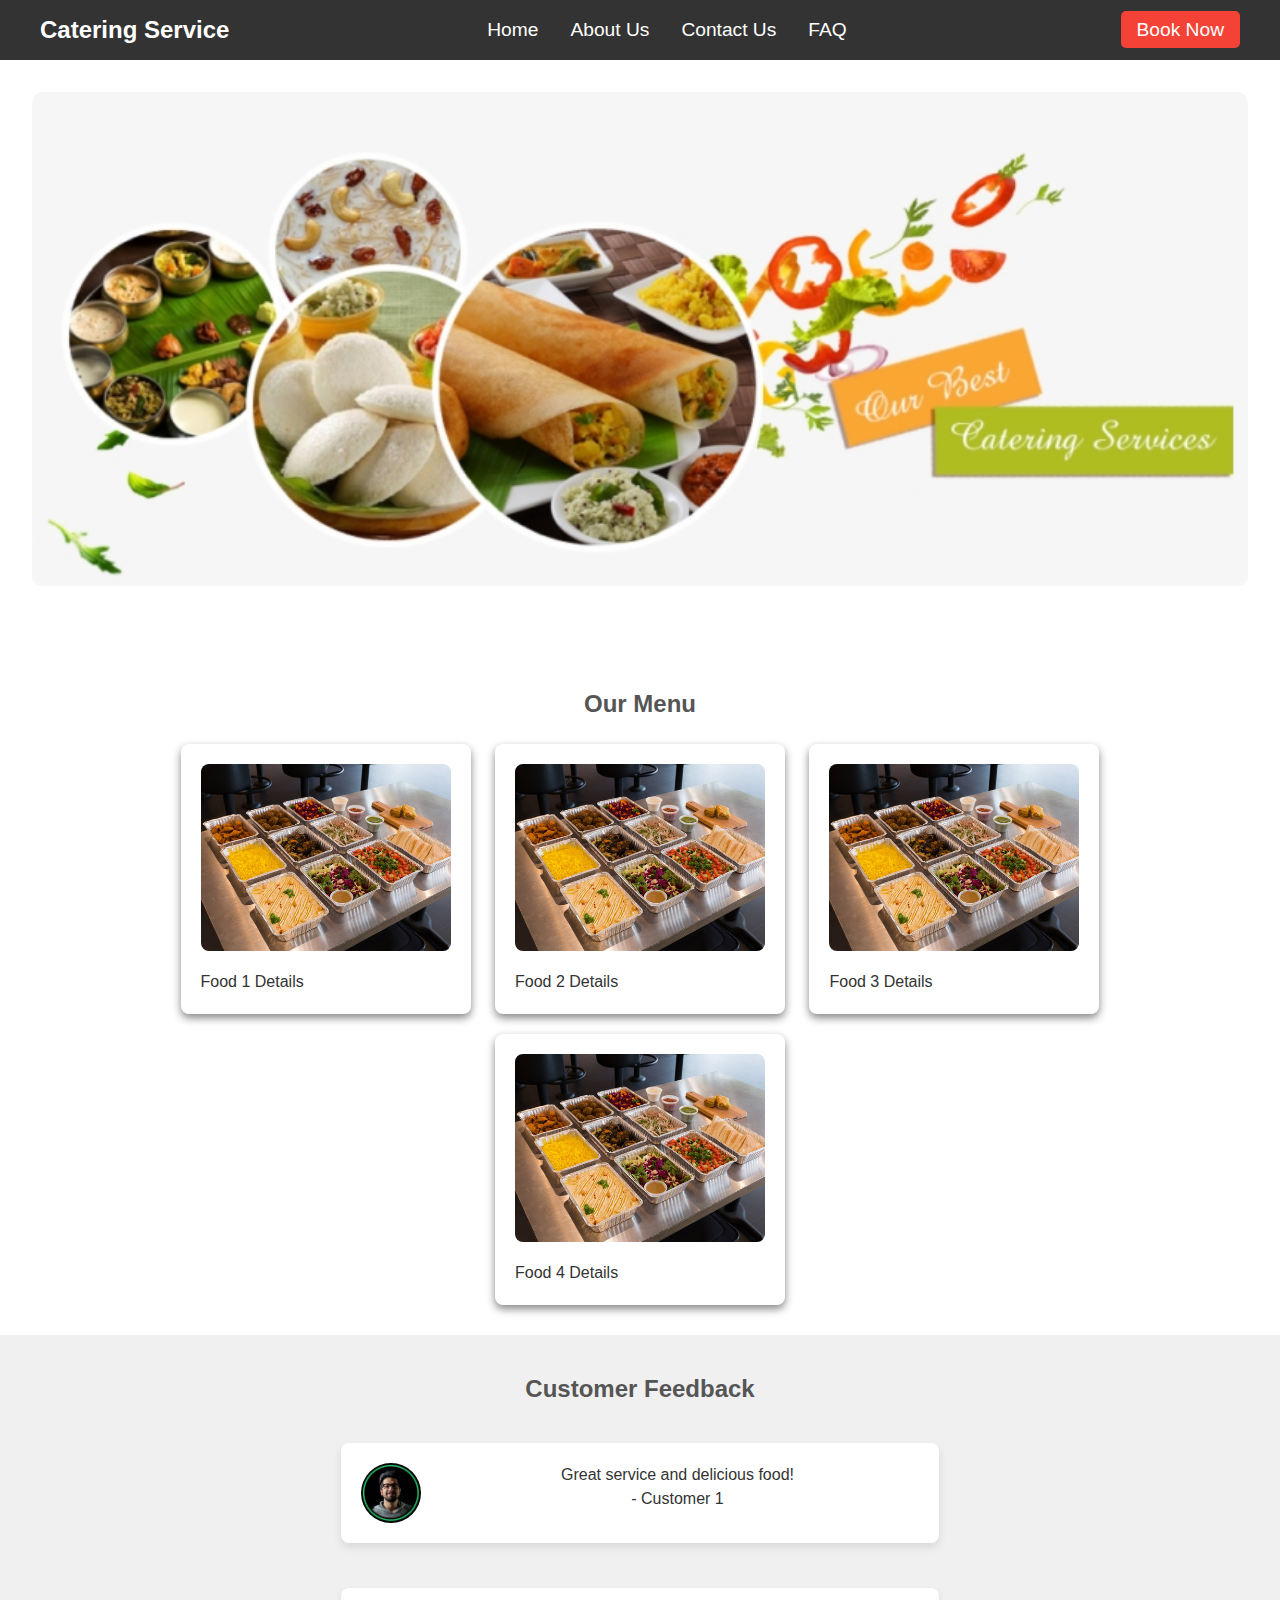
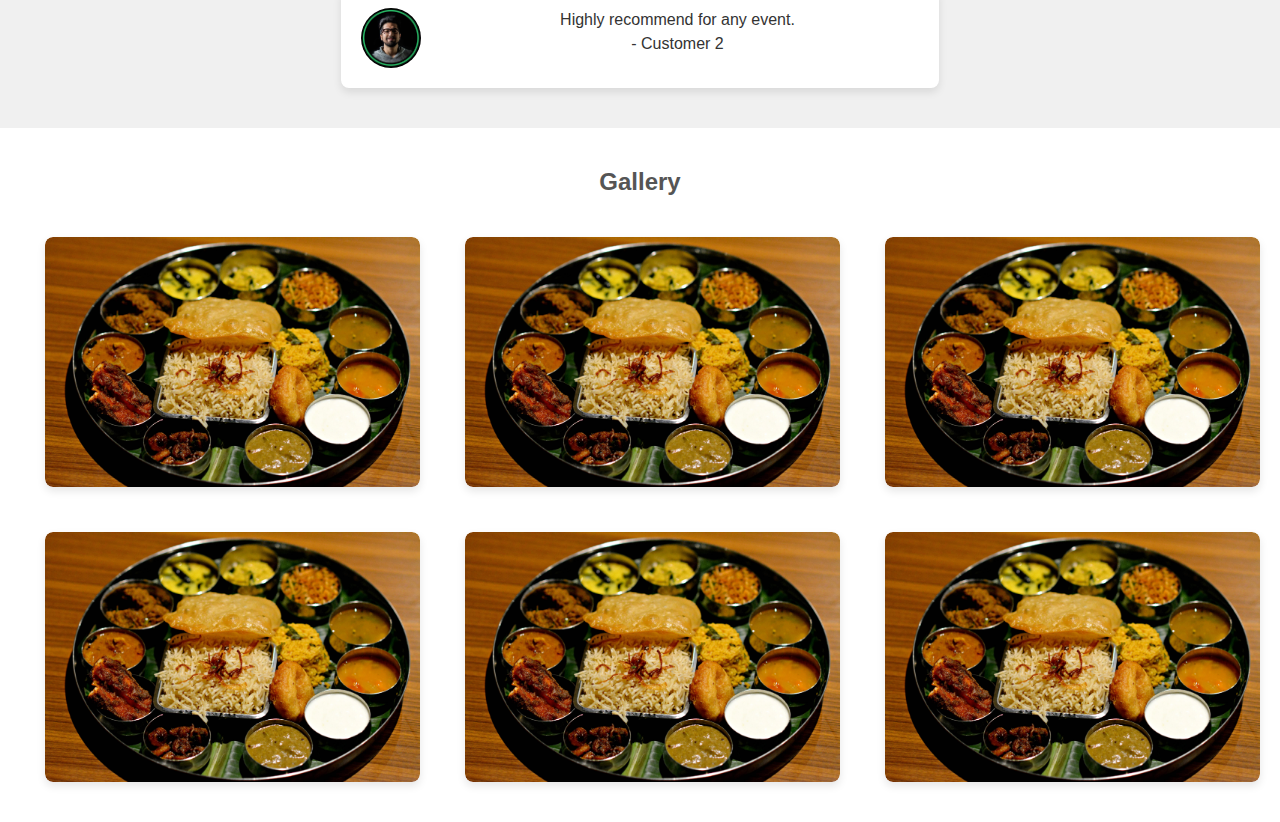
<file: index.html>
<!DOCTYPE html>
<html lang="en">
  <head>
    <meta charset="UTF-8" />
    <meta name="viewport" content="width=device-width, initial-scale=1.0" />
    <title>Catering Service</title>
    <!-- css file -->
    <link rel="stylesheet" href="css/style.css" />
  </head>

  <body>
    <!-- Header Section -->
    <header>
      <div class="container">
        <div class="logo">
          <a href="../index.html">Catering Service</a>
        </div>
        <nav>
          <ul>
            <li><a href="index.html">Home</a></li>
            <li><a href="pages/about.html">About Us</a></li>
            <li><a href="pages/contact.html">Contact Us</a></li>
            <li><a href="pages/faq.html">FAQ</a></li>
          </ul>
        </nav>
        <div class="right-side">
          <a class="book-now">Book Now</a>
        </div>
      </div>
    </header>

    <!-- Banner Sectin full wide -->
    <section id="banner">
      <img src="image/banner.png" alt="Catering Service Banner" />
    </section>
    <section id="menu">
      <h2>Our Menu</h2>
      <div class="menu-item">
        <img src="image/food.jpg" alt="Food 1" />
        <p>Food 1 Details</p>
      </div>
      <div class="menu-item">
        <img src="image/food.jpg" alt="Food 2" />
        <p>Food 2 Details</p>
      </div>
      <div class="menu-item">
        <img src="image/food.jpg" alt="Food 3" />
        <p>Food 3 Details</p>
      </div>
      <div class="menu-item">
        <img src="image/food.jpg" alt="Food 4" />
        <p>Food 4 Details</p>
      </div>
    </section>

    <!-- customer feedback section -->
    <section id="feedback">
      <h2>Customer Feedback</h2>
      <div class="feedback-item">
        <img src="image/customer.jpg" alt="" />
        <p>Great service and delicious food!</p>
        <p>- Customer 1</p>
      </div>
      <div class="feedback-item">
        <img src="image/customer.jpg" alt="" />
        <p>Highly recommend for any event.</p>
        <p>- Customer 2</p>
      </div>
    </section>

    <!-- Gallery Section -->
    <section id="gallery">
      <h2>Gallery</h2>

      <div class="row item">
        <!-- First row of gallery items -->
        <div class="gallery-row">
          <div class="gallery-item">
            <img src="image/gallery.jpg" alt="Gallery Image 1" />
            <div class="overlay">
              <div class="overlay-text">Description for Gallery Image 1</div>
            </div>
          </div>
          <div class="gallery-item">
            <img src="image/gallery.jpg" alt="Gallery Image 2" />
            <div class="overlay">
              <div class="overlay-text">Description for Gallery Image 2</div>
            </div>
          </div>
          <div class="gallery-item">
            <img src="image/gallery.jpg" alt="Gallery Image 3" />
            <div class="overlay">
              <div class="overlay-text">Description for Gallery Image 3</div>
            </div>
          </div>
        </div>

        <!-- Second row of gallery items -->
        <div class="gallery-row">
          <div class="gallery-item">
            <img src="image/gallery.jpg" alt="Gallery Image 4" />
            <div class="overlay">
              <div class="overlay-text">Description for Gallery Image 4</div>
            </div>
          </div>
          <div class="gallery-item">
            <img src="image/gallery.jpg" alt="Gallery Image 5" />
            <div class="overlay">
              <div class="overlay-text">Description for Gallery Image 5</div>
            </div>
          </div>
          <div class="gallery-item">
            <img src="image/gallery.jpg" alt="Gallery Image 6" />
            <div class="overlay">
              <div class="overlay-text">Description for Gallery Image 6</div>
            </div>
          </div>
        </div>
      </div>
    </section>

    <!-- javascript file -->
    <script src="script/index.js"></script>
  </body>
</html>
</file>
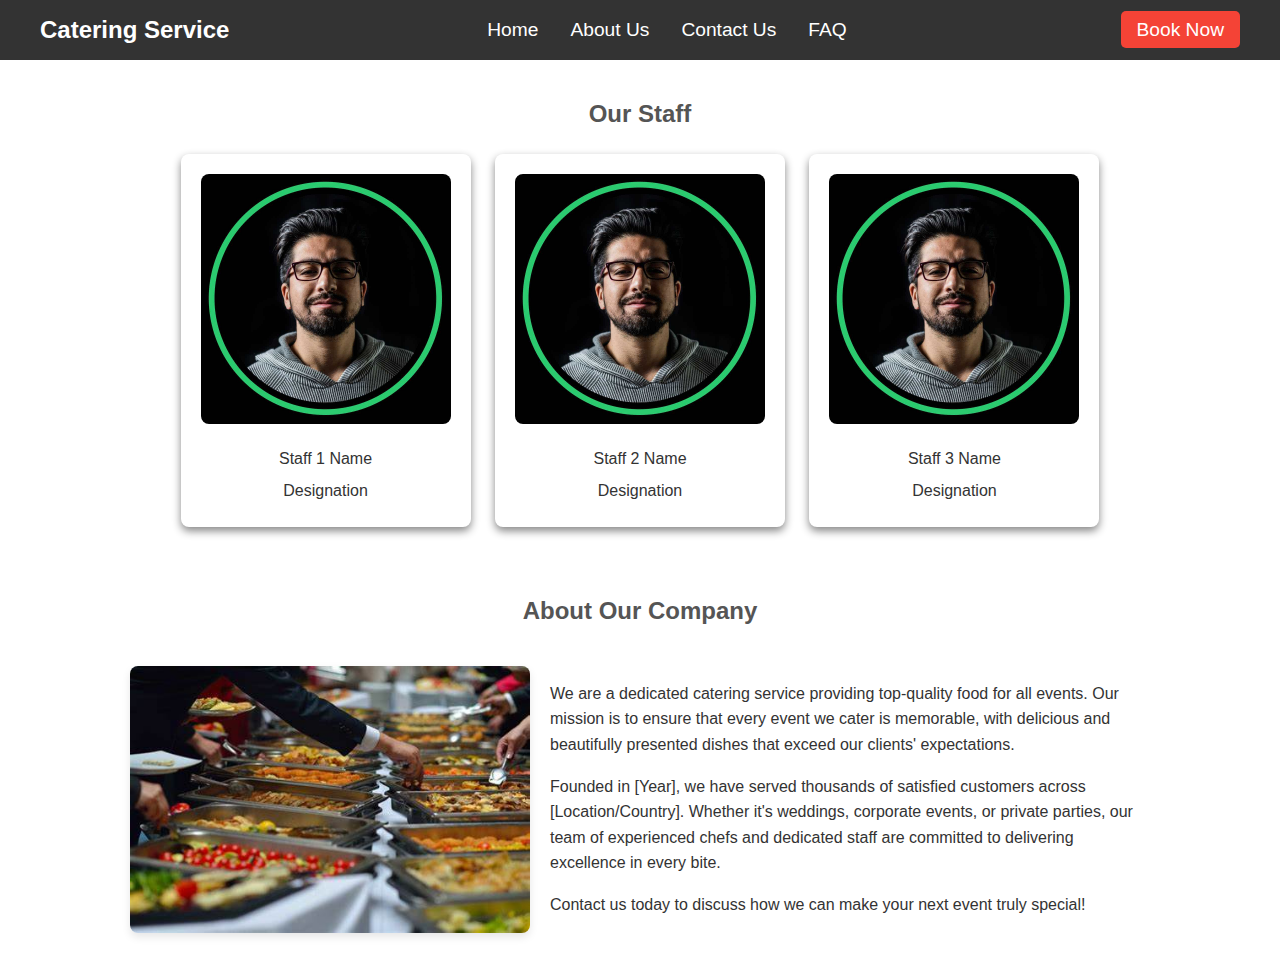
<file: pages/about.html>
<!DOCTYPE html>
<html lang="en">
  <head>
    <meta charset="UTF-8" />
    <meta name="viewport" content="width=device-width, initial-scale=1.0" />
    <title>About Us - Catering Service</title>
    <link rel="stylesheet" href="../css/style.css" />
  </head>
  <body>
    <header>
      <div class="container">
        <div class="logo">
          <a href="../index.html">Catering Service</a>
        </div>
        <nav>
          <ul>
            <li><a href="../index.html">Home</a></li>
            <li><a href="#">About Us</a></li>
            <li><a href="contact.html">Contact Us</a></li>
            <li><a href="faq.html">FAQ</a></li>
          </ul>
        </nav>
        <div class="right-side">
          <a class="book-now">Book Now</a>
        </div>
      </div>
    </header>

    <section id="staff">
      <h2>Our Staff</h2>
      <div class="staff-profile">
        <img src="../image/customer.jpg" alt="Staff 1" />
        <p>Staff 1 Name</p>
        <p>Designation</p>
      </div>
      <div class="staff-profile">
        <img src="../image/customer.jpg" alt="Staff 2" />
        <p>Staff 2 Name</p>
        <p>Designation</p>
      </div>
      <div class="staff-profile">
        <img src="../image/customer.jpg" alt="Staff 3" />
        <p>Staff 3 Name</p>
        <p>Designation</p>
      </div>
    </section>

    <section id="company">
      <h2>About Our Company</h2>
      <div class="company-content">
        <img src="../image/company.jpg" alt="Company Image" />
        <div class="company-details">
          <p>
            We are a dedicated catering service providing top-quality food for
            all events. Our mission is to ensure that every event we cater is
            memorable, with delicious and beautifully presented dishes that
            exceed our clients' expectations.
          </p>
          <p>
            Founded in [Year], we have served thousands of satisfied customers
            across [Location/Country]. Whether it's weddings, corporate events,
            or private parties, our team of experienced chefs and dedicated
            staff are committed to delivering excellence in every bite.
          </p>
          <p>
            Contact us today to discuss how we can make your next event truly
            special!
          </p>
        </div>
      </div>
    </section>
  </body>
</html>
</file>
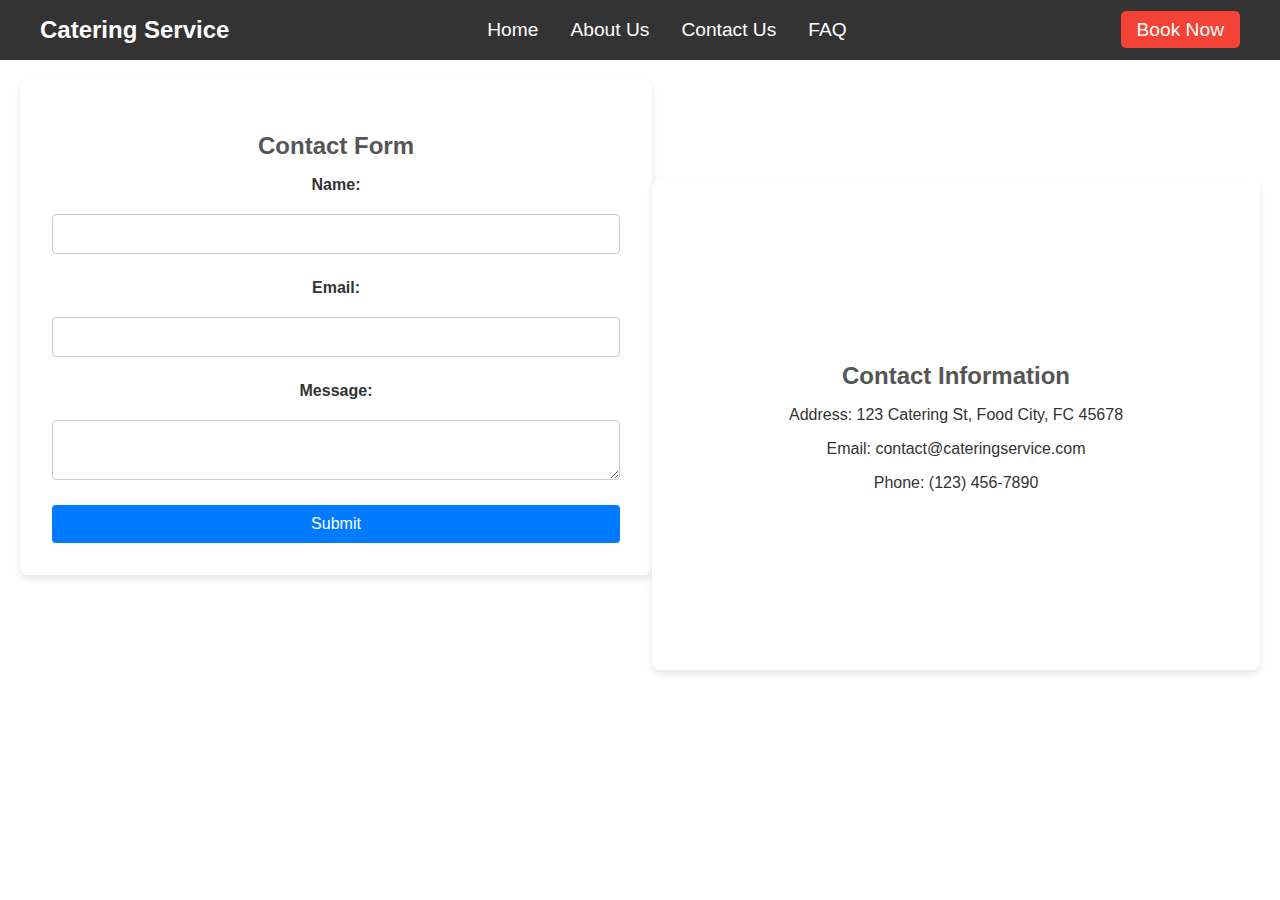
<file: pages/contact.html>
<!DOCTYPE html>
<html lang="en">
  <head>
    <meta charset="UTF-8" />
    <meta name="viewport" content="width=device-width, initial-scale=1.0" />
    <title>Contact Us - Catering Service</title>
    <link rel="stylesheet" href="/css/style.css" />
  </head>

  <body>
    <header>
      <div class="container">
        <div class="logo">
          <a href="../index.html">Catering Service</a>
        </div>
        <nav>
          <ul>
            <li><a href="../index.html">Home</a></li>
            <li><a href="about.html">About Us</a></li>
            <li><a href="contact.html">Contact Us</a></li>
            <li><a href="faq.html">FAQ</a></li>
          </ul>
        </nav>
        <div class="right-side">
          <a class="book-now">Book Now</a>
        </div>
      </div>
    </header>
    <section id="contact-section">
      <section id="contact-form">
        <h2>Contact Form</h2>
        <form id="contactForm" action="submit_form.php" method="post">
          <label for="name">Name:</label>
          <input type="text" id="name" name="name" required />
          <label for="email">Email:</label>
          <input type="email" id="email" name="email" required />
          <label for="message">Message:</label>
          <textarea id="message" name="message" required></textarea>
          <button type="submit">Submit</button>
        </form>
      </section>
      <section id="contact-info">
        <div>
          <h2>Contact Information</h2>
          <p>Address: 123 Catering St, Food City, FC 45678</p>
          <p>Email: contact@cateringservice.com</p>
          <p>Phone: (123) 456-7890</p>
        </div>
      </section>
    </section>

    <script src="../script/index.js"></script>
  </body>
</html>
</file>
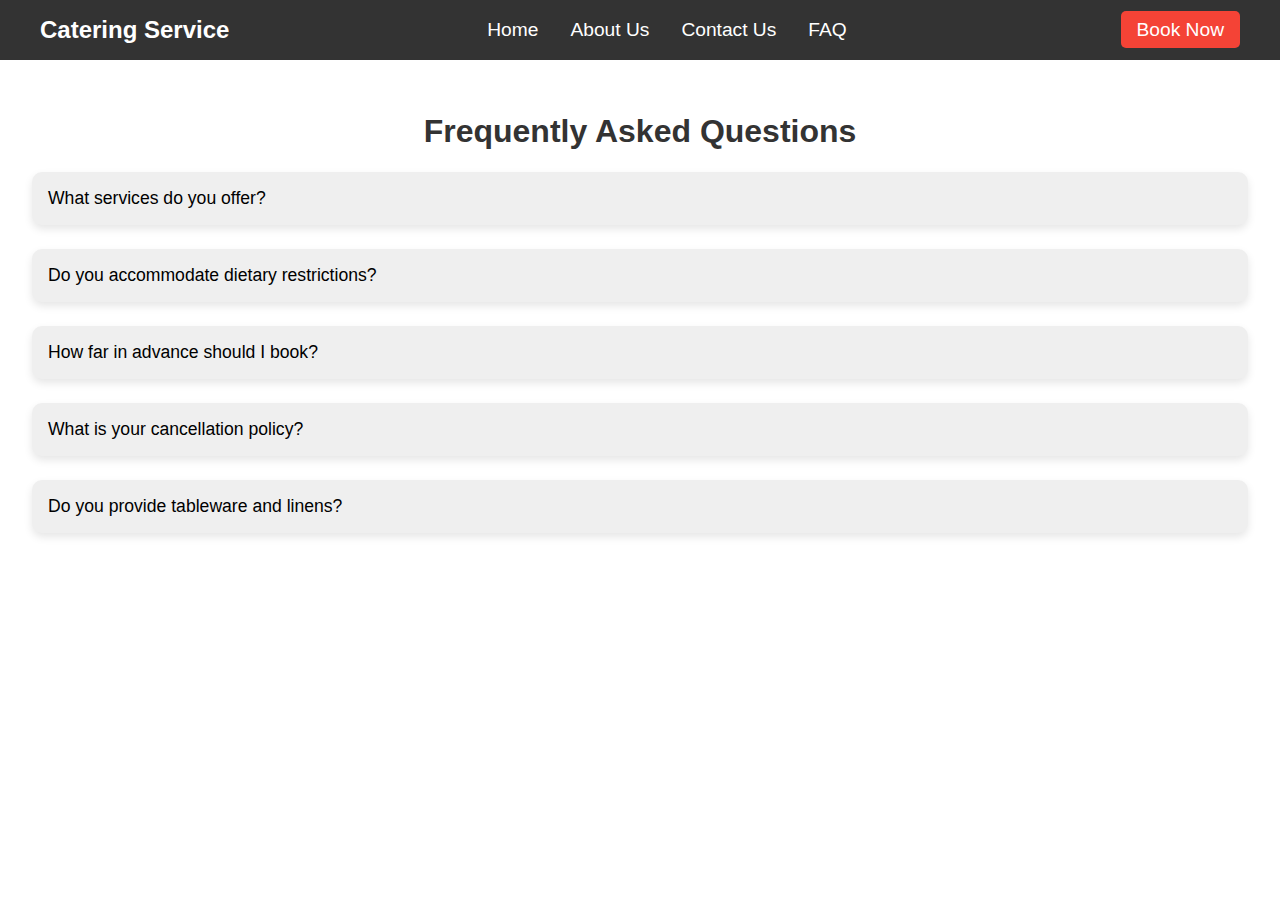
<file: pages/faq.html>
<!DOCTYPE html>
<html lang="en">
  <head>
    <meta charset="UTF-8" />
    <meta name="viewport" content="width=device-width, initial-scale=1.0" />
    <title>FAQ - Catering Service</title>
    <link rel="stylesheet" href="../css/style.css" />
  </head>
  <body>
    <header>
      <div class="container">
        <div class="logo">
          <a href="../index.html">Catering Service</a>
        </div>
        <nav>
          <ul>
            <li><a href="../index.html">Home</a></li>
            <li><a href="about.html">About Us</a></li>
            <li><a href="contact.html">Contact Us</a></li>
            <li><a href="faq.html">FAQ</a></li>
          </ul>
        </nav>
        <div class="right-side">
          <a class="book-now">Book Now</a>
        </div>
      </div>
    </header>
    <section id="faq">
      <h1>Frequently Asked Questions</h1>
      <div class="faq-item">
        <button class="faq-question">What services do you offer?</button>
        <div class="faq-answer">
          <p>
            We offer catering services for weddings, corporate events, and
            private parties.
          </p>
        </div>
      </div>
      <div class="faq-item">
        <button class="faq-question">
          Do you accommodate dietary restrictions?
        </button>
        <div class="faq-answer">
          <p>
            Yes, we can accommodate various dietary restrictions including
            vegetarian, vegan, gluten-free, and more.
          </p>
        </div>
      </div>
      <div class="faq-item">
        <button class="faq-question">How far in advance should I book?</button>
        <div class="faq-answer">
          <p>
            We recommend booking at least one month in advance to ensure
            availability.
          </p>
        </div>
      </div>
      <div class="faq-item">
        <button class="faq-question">What is your cancellation policy?</button>
        <div class="faq-answer">
          <p>
            Cancellations must be made at least 48 hours in advance for a full
            refund.
          </p>
        </div>
      </div>
      <div class="faq-item">
        <button class="faq-question">
          Do you provide tableware and linens?
        </button>
        <div class="faq-answer">
          <p>
            Yes, we provide tableware, linens, and all necessary equipment for
            the event.
          </p>
        </div>
      </div>
    </section>

    <script src="/script/faq.js"></script>
  </body>
</html>
</file>
<file: css/style.css>
/* General Styles */
body {
  font-family: Arial, sans-serif;
  margin: 0;
  padding: 0;
  color: #333;
}

header {
  background-color: #333;
  color: white;
  padding: 1rem 0;
}

.container {
  display: flex;
  align-items: center;
  justify-content: space-between;
  max-width: 1200px;
  margin: 0 auto;
}

.logo a {
  color: white;
  text-decoration: none;
  font-size: 1.5rem;
  font-weight: bold;
}

nav ul {
  list-style: none;
  padding: 0;
  margin: 0;
  display: flex;
}

nav ul li {
  margin: 0 1rem;
}

nav ul li a {
  color: white;
  text-decoration: none;
  font-size: 1.2rem;
}

nav ul li a:hover {
  text-decoration: underline;
}

.book-now {
  background-color: #f44336;
  color: white;
  text-decoration: none;
  padding: 0.5rem 1rem;
  margin-left: 1rem;
  border-radius: 5px;
  font-size: 1.2rem;
  cursor: pointer;
}

.book-now:hover {
  background-color: #d32f2f;
}

/* Banner Styles */
#banner img {
  width: 100%;
  height: auto;
  display: block;
  border-radius: 10px;
  margin-bottom: 2rem;
}

/* Section Styles */
section {
  padding: 2rem;
  text-align: center;
}

h2 {
  margin-bottom: 1rem;
  color: #555;
}

/* Menu section styles */
#menu {
  padding: 20px;
  text-align: center;
}

.menu-item {
  background-color: #fff;
  border-radius: 8px;
  box-shadow: 0 4px 8px rgba(0, 0, 0, 0.473);
  padding: 20px;
  margin: 10px;
  display: inline-block;
  width: calc(50% - 20px);
  max-width: 250px;
  text-align: left;
}

.menu-item img {
  width: 100%;
  border-radius: 8px;
  margin-bottom: 15px;
}

.menu-item p {
  margin: 0;
  font-size: 16px;
  line-height: 1.5;
}

.feedback-item,
.gallery-item {
  margin-bottom: 1rem;
  display: inline-block;
  width: 45%;
  margin: 2%;
  vertical-align: top;
}

/* feeback section desing */
#feedback {
  padding: 20px;
  background-color: #f0f0f0;
}

.feedback-item {
  background-color: #fff;
  border-radius: 8px;
  box-shadow: 0 4px 8px rgba(0, 0, 0, 0.1);
  padding: 20px;
  margin-bottom: 20px;
}

.feedback-item img {
  border-radius: 50%;
  float: left;
  margin-right: 15px;
  width: 60px;
  height: 60px;
}

.feedback-item p {
  margin: 0;
  font-size: 16px;
  line-height: 1.5;
}

.feedback-item p.author {
  margin-top: 10px;
  font-style: italic;
  color: #777;
}

/* Gallery section styles */
#gallery {
  padding: 20px;
  text-align: center;
}

.gallery-row {
  display: flex;
}

.gallery-item {
  position: relative;
  display: inline-block;
  width: calc(50% - 20px);
  margin-right: 20px;
  margin-bottom: 20px;
  overflow: hidden;
  border-radius: 8px;
  box-shadow: 0 4px 8px rgba(0, 0, 0, 0.1);
  transition: transform 0.3s ease;
}

.gallery-item:last-child {
  margin-right: 0;
}

.gallery-item:hover {
  transform: scale(1.05);
}

.gallery-item img {
  width: 100%;
  vertical-align: middle;
  border-radius: 8px;
}

.gallery-item .overlay {
  position: absolute;
  top: 0;
  left: 0;
  width: 100%;
  height: 100%;
  background-color: rgba(0, 0, 0, 0.5);
  color: white;
  opacity: 0;
  transition: opacity 0.3s ease;
  display: flex;
  justify-content: center;
  align-items: center;
  text-align: center;
  border-radius: 8px;
}

.gallery-item:hover .overlay {
  opacity: 1;
}

.gallery-item .overlay-text {
  padding: 10px;
}

/* about section styles */
#company {
  display: flex;
  align-items: center;
  justify-content: center;
  flex-direction: column;
  text-align: center;
  padding: 20px;
}

#company h2 {
  margin-bottom: 20px;
}

#company .company-content {
  display: flex;
  flex-direction: row;
  justify-content: center;
  align-items: center;
  margin-top: 20px;
}

#company .company-content img {
  width: 400px;
  border-radius: 8px;
  margin-right: 20px;
  box-shadow: 0 4px 8px rgba(0, 0, 0, 0.1);
}

#company .company-details {
  max-width: 600px;
  text-align: left;
}

#company .company-details p {
  line-height: 1.6;
}

#staff {
  padding: 20px;
  text-align: center;
}

.staff-profile {
  background-color: #fff;
  border-radius: 8px;
  box-shadow: 0 4px 8px rgba(0, 0, 0, 0.473);
  padding: 20px;
  margin: 10px;
  display: inline-block;
  width: calc(50% - 20px);
  max-width: 250px;
  text-align: left;
}

.staff-profile img {
  width: 100%;
  border-radius: 8px;
  margin-bottom: 15px;
}

.staff-profile p {
  margin: 0;
  font-size: 16px;
  text-align: center;
  line-height: 2;
}

/* Contact Form Styles */

#contact-section {
  display: flex;
  justify-content: space-around;
  padding: 20px;
  align-items: flex-start;
}

#contact-info {
  flex: 1;
  background-color: #ffffff;
  padding: 20px;
  border-radius: 8px;
  box-shadow: 0 4px 8px rgba(0, 0, 0, 0.1);
}

#contact-form {
  flex: 1;
  background-color: #ffffff;
  border-radius: 8px;
  box-shadow: 0 4px 8px rgba(0, 0, 0, 0.1);
}

#contact-form form {
  display: flex;
  flex-direction: column;
  gap: 10px;
}

#contact-form form label {
  margin-bottom: 10px;
  font-weight: bold;
}

#contact-form form input,
#contact-form form textarea {
  padding: 10px;
  margin-bottom: 15px;
  border: 1px solid #ccc;
  border-radius: 4px;
  font-size: 16px;
}

#contact-form form button {
  padding: 10px 20px;
  background-color: #007bff;
  color: #ffffff;
  border: none;
  border-radius: 4px;
  cursor: pointer;
  font-size: 16px;
}

#contact-form form button:hover {
  background-color: #0056b3;
}

#contact-info {
  display: flex;
  justify-content: center;
  align-items: center;
  height: 50vh;
  margin-top: 100px;
}

/* FAQ Styles */
.faq-item {
  margin: 1rem 0;
}

.faq-question {
  /* background-color: #007BFF; */
  /* color: white; */
  border: none;
  cursor: pointer;
  padding: 1rem;
  text-align: left;
  width: 100%;
  margin-bottom: 0.5rem;
  border-radius: 10px;
  box-shadow: 0 4px 8px rgba(0, 0, 0, 0.1);
  font-size: 1.1rem;
}

.faq-answer {
  display: none;
  padding: 1rem;
  background-color: #f4f4f4;
  border-radius: 10px;
  text-align: left;
  box-shadow: 0 4px 8px rgba(0, 0, 0, 0.1);
}
</file>
